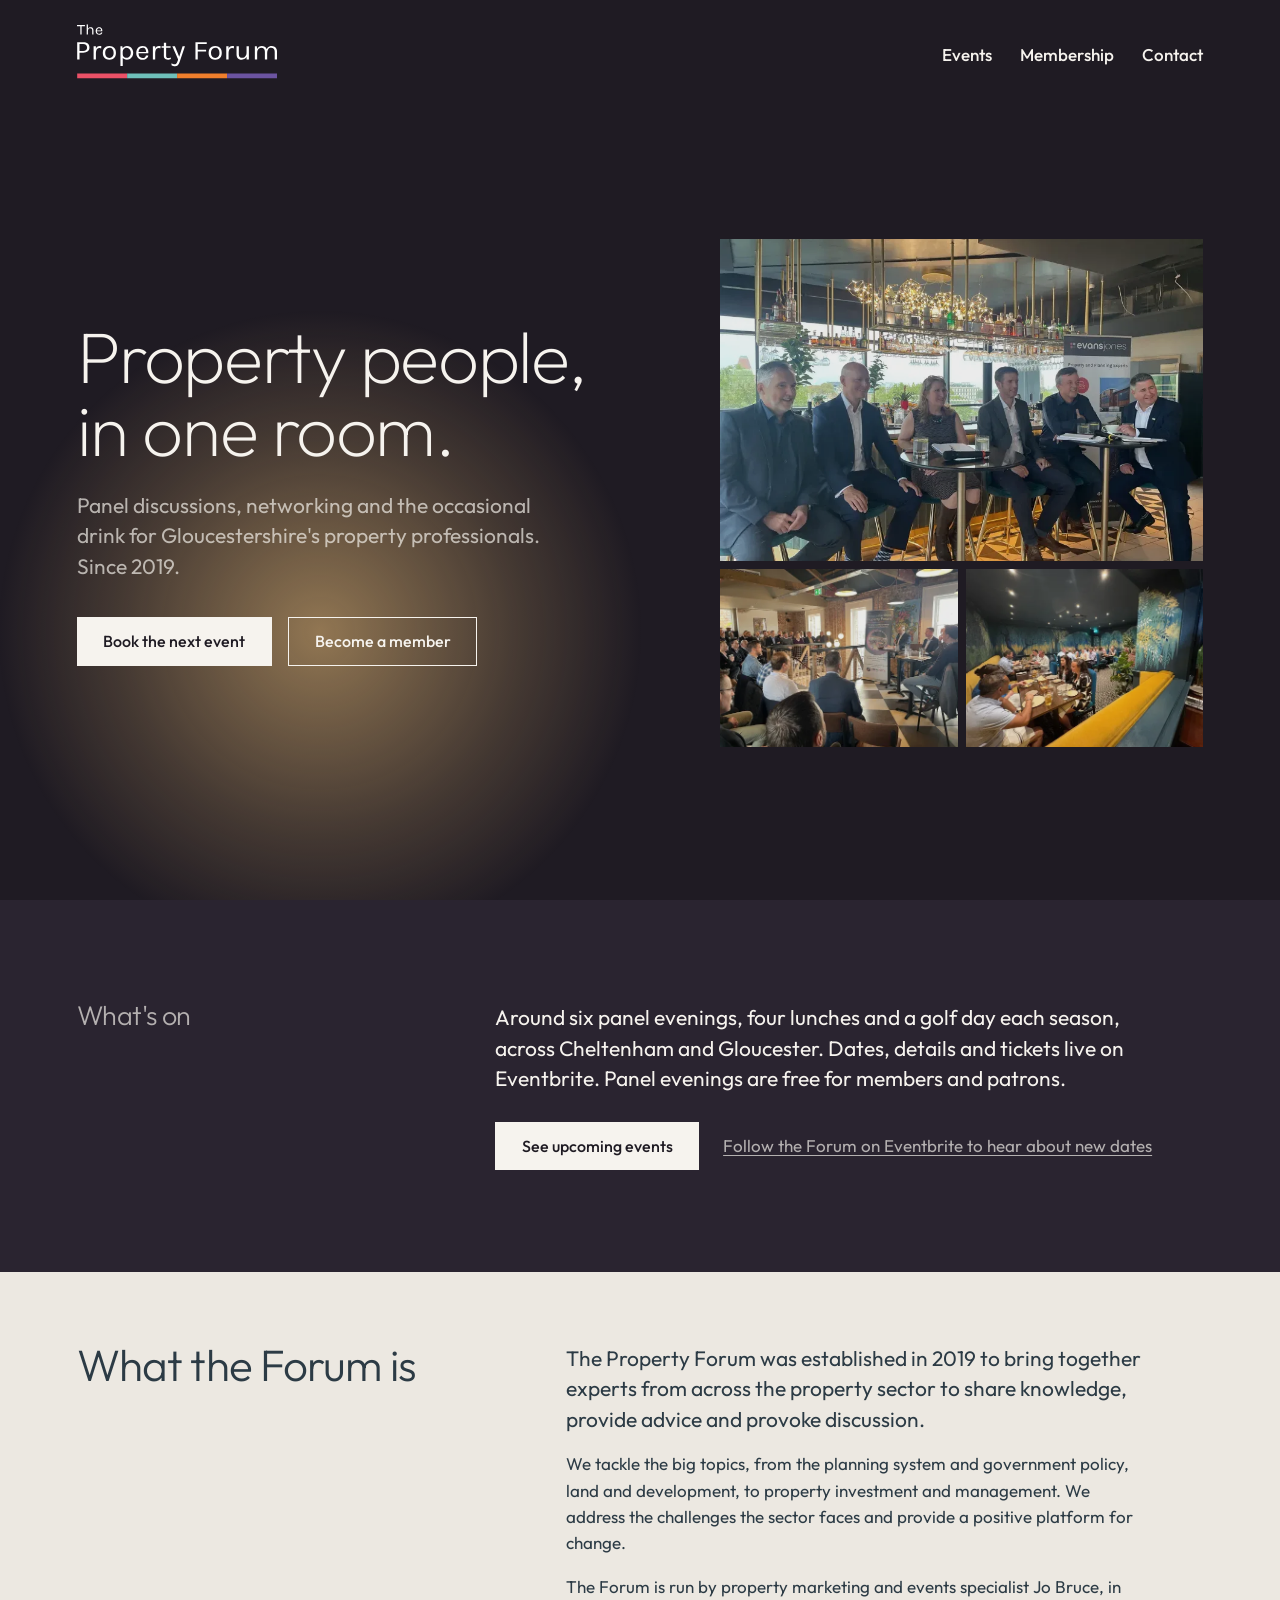
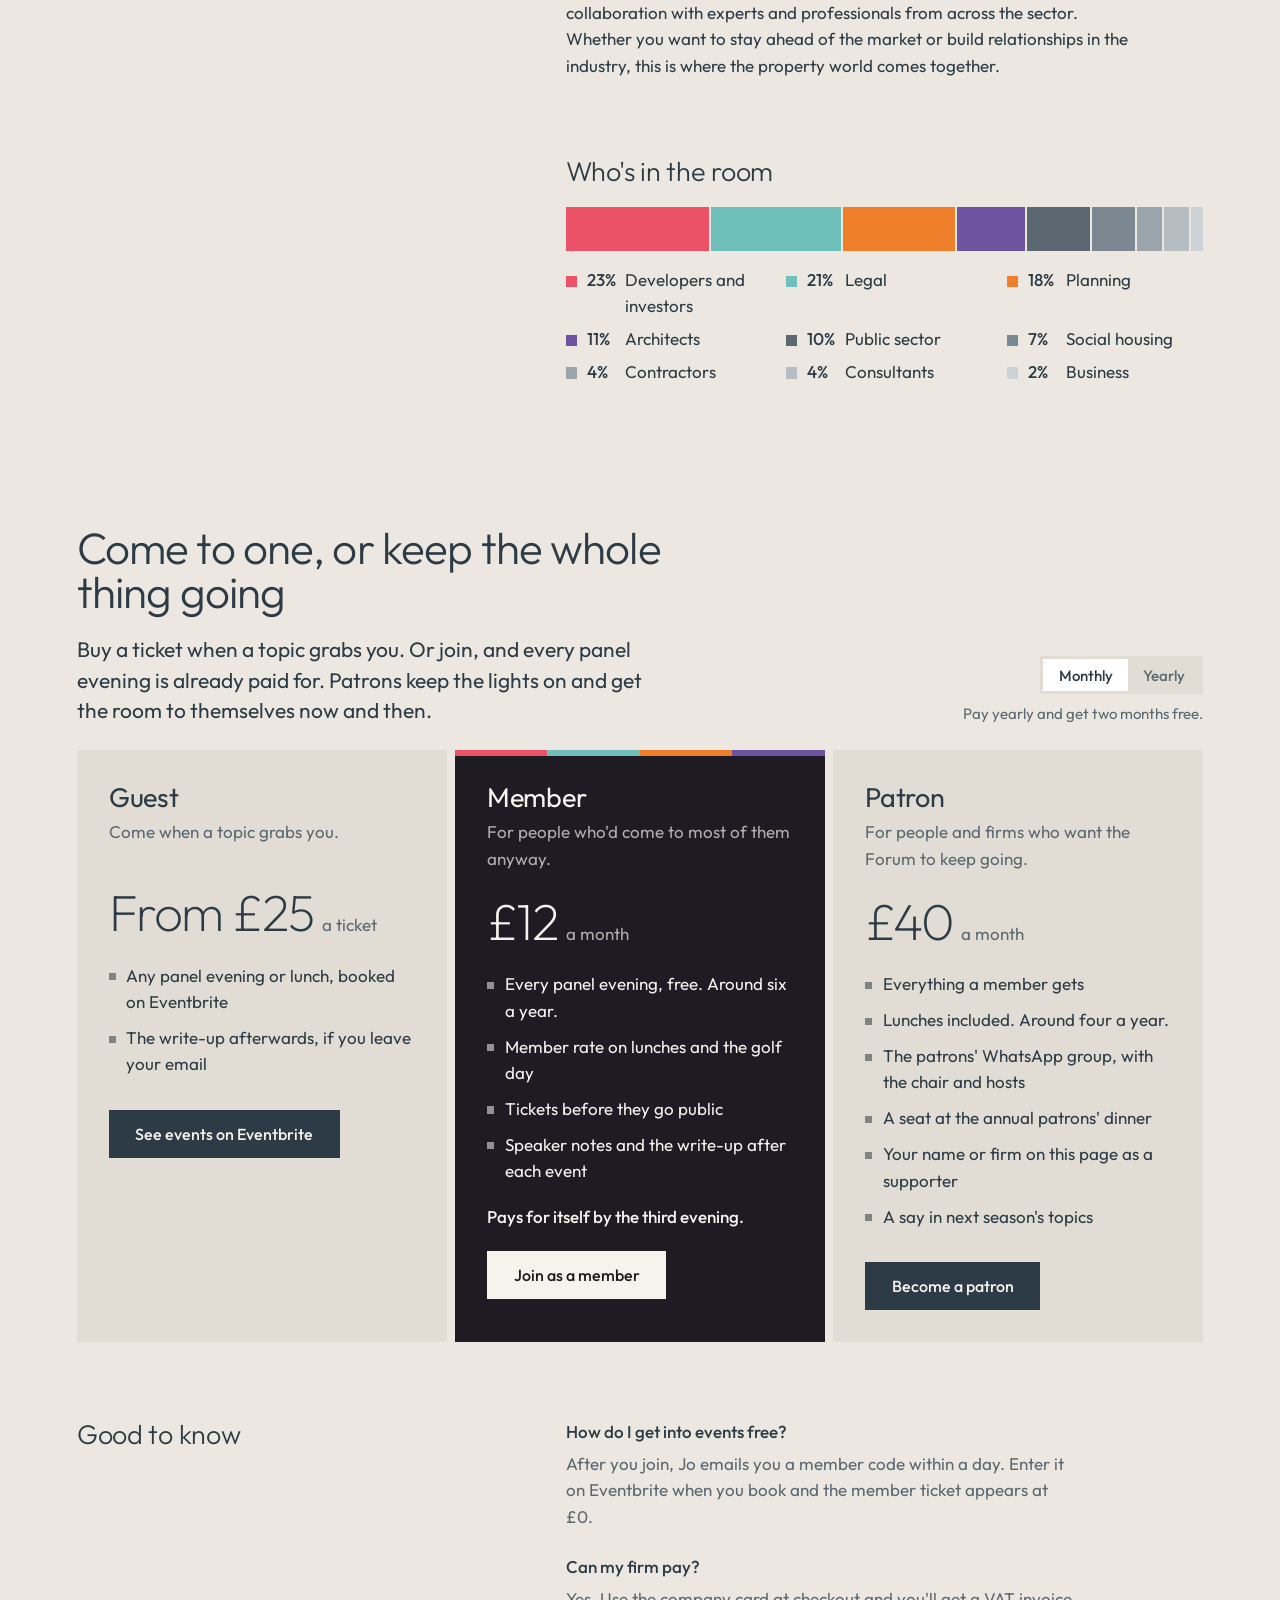
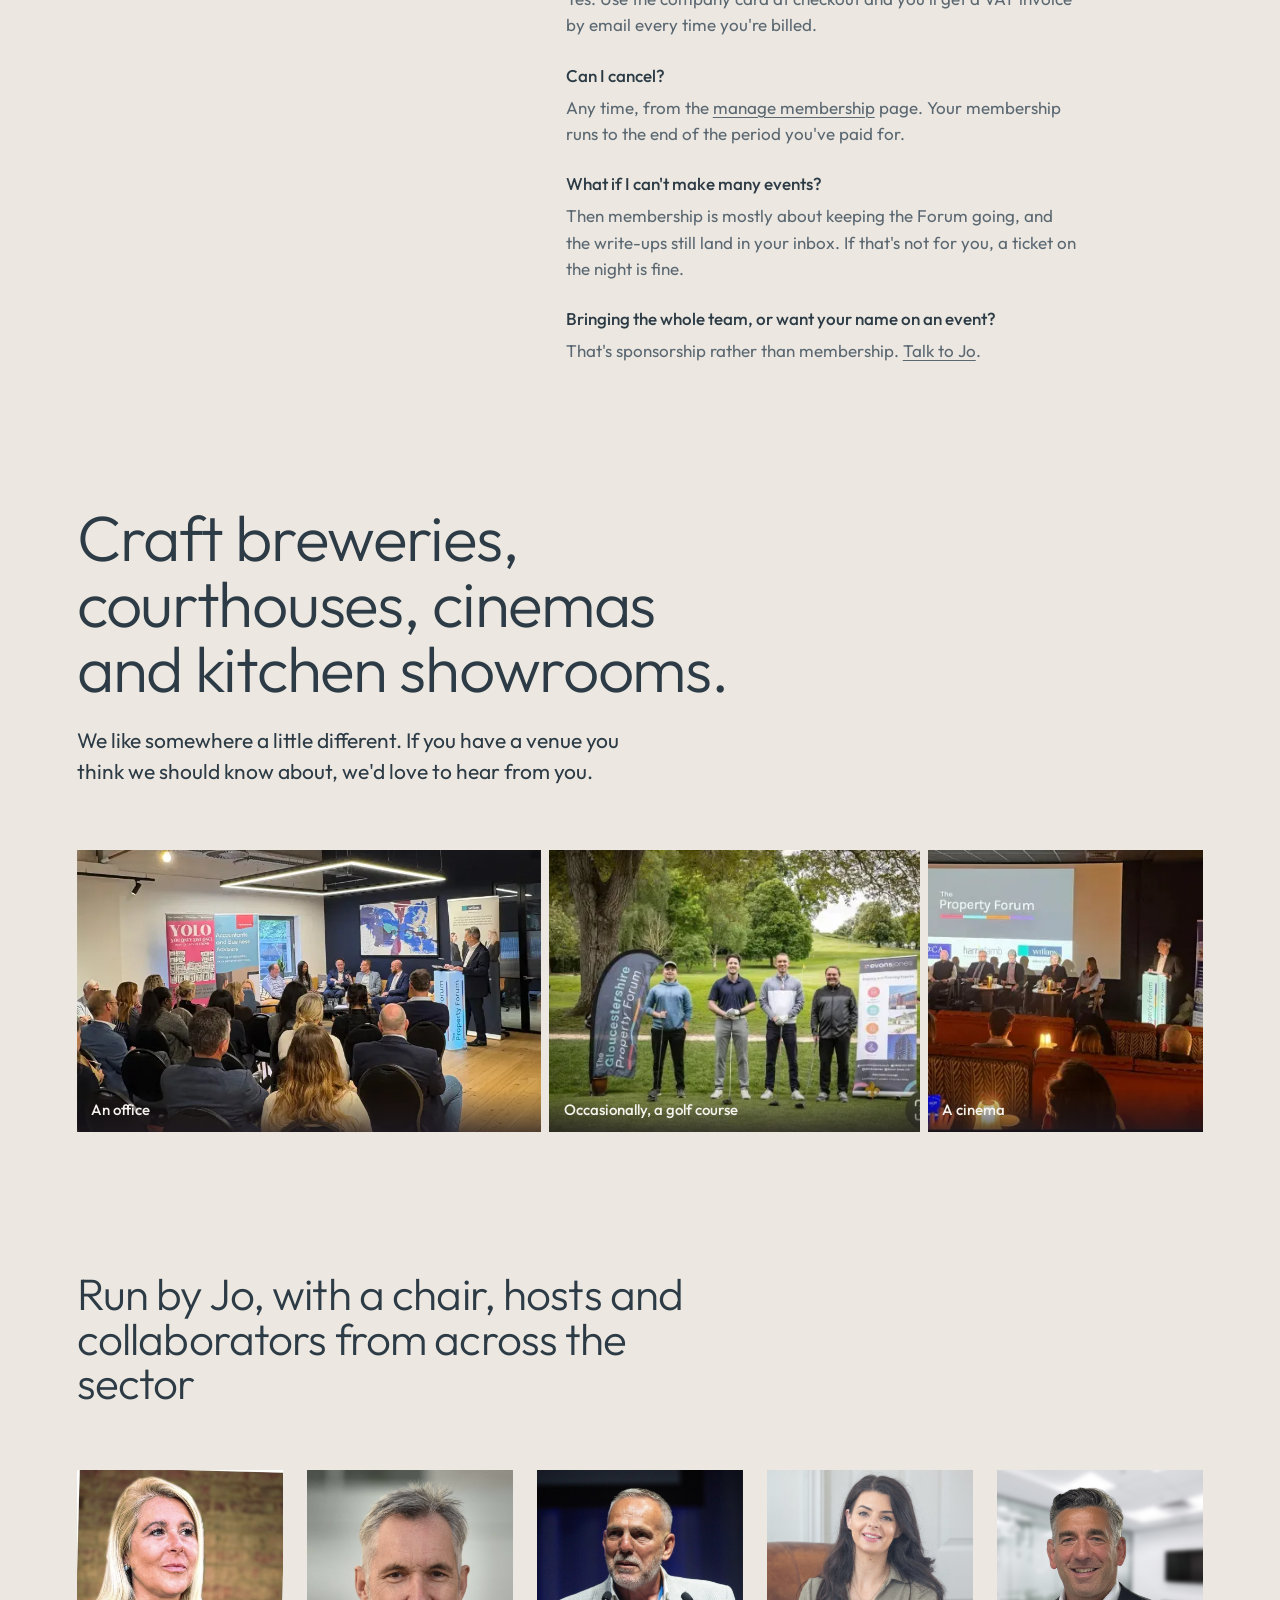
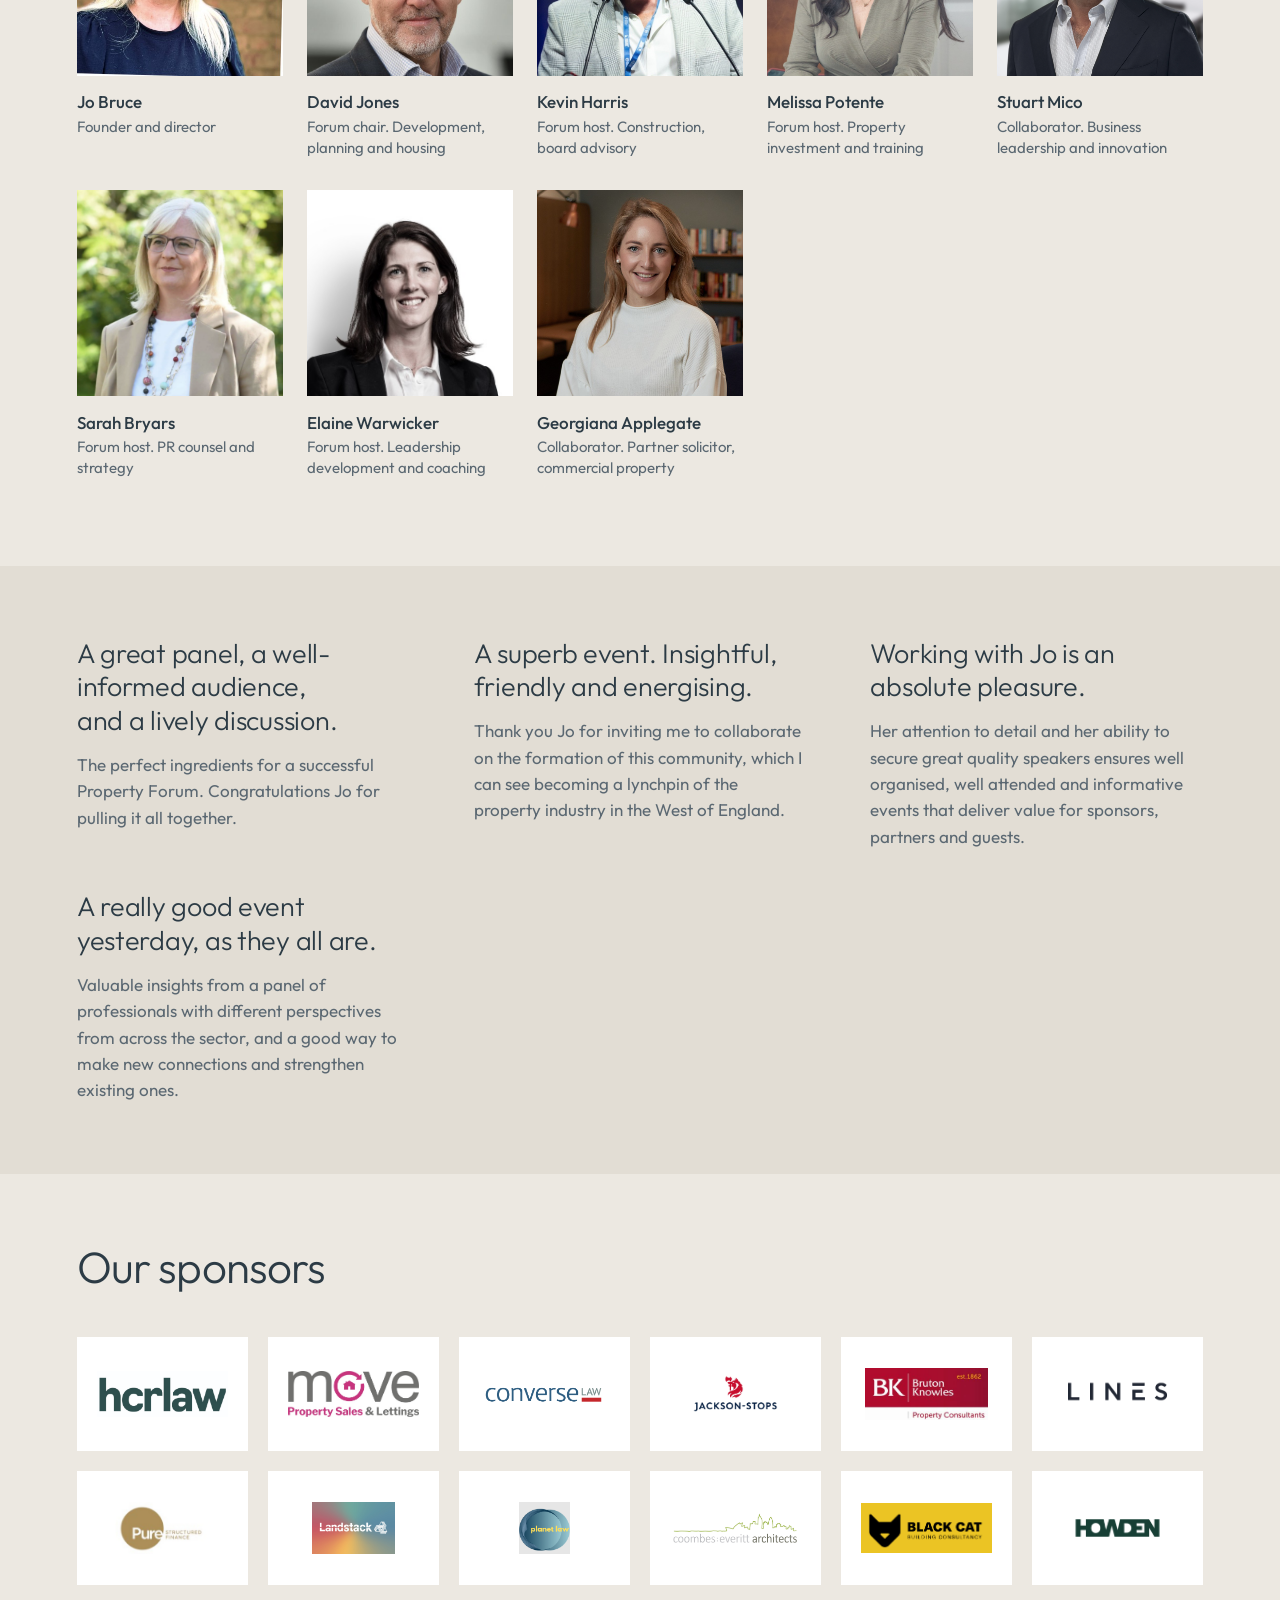
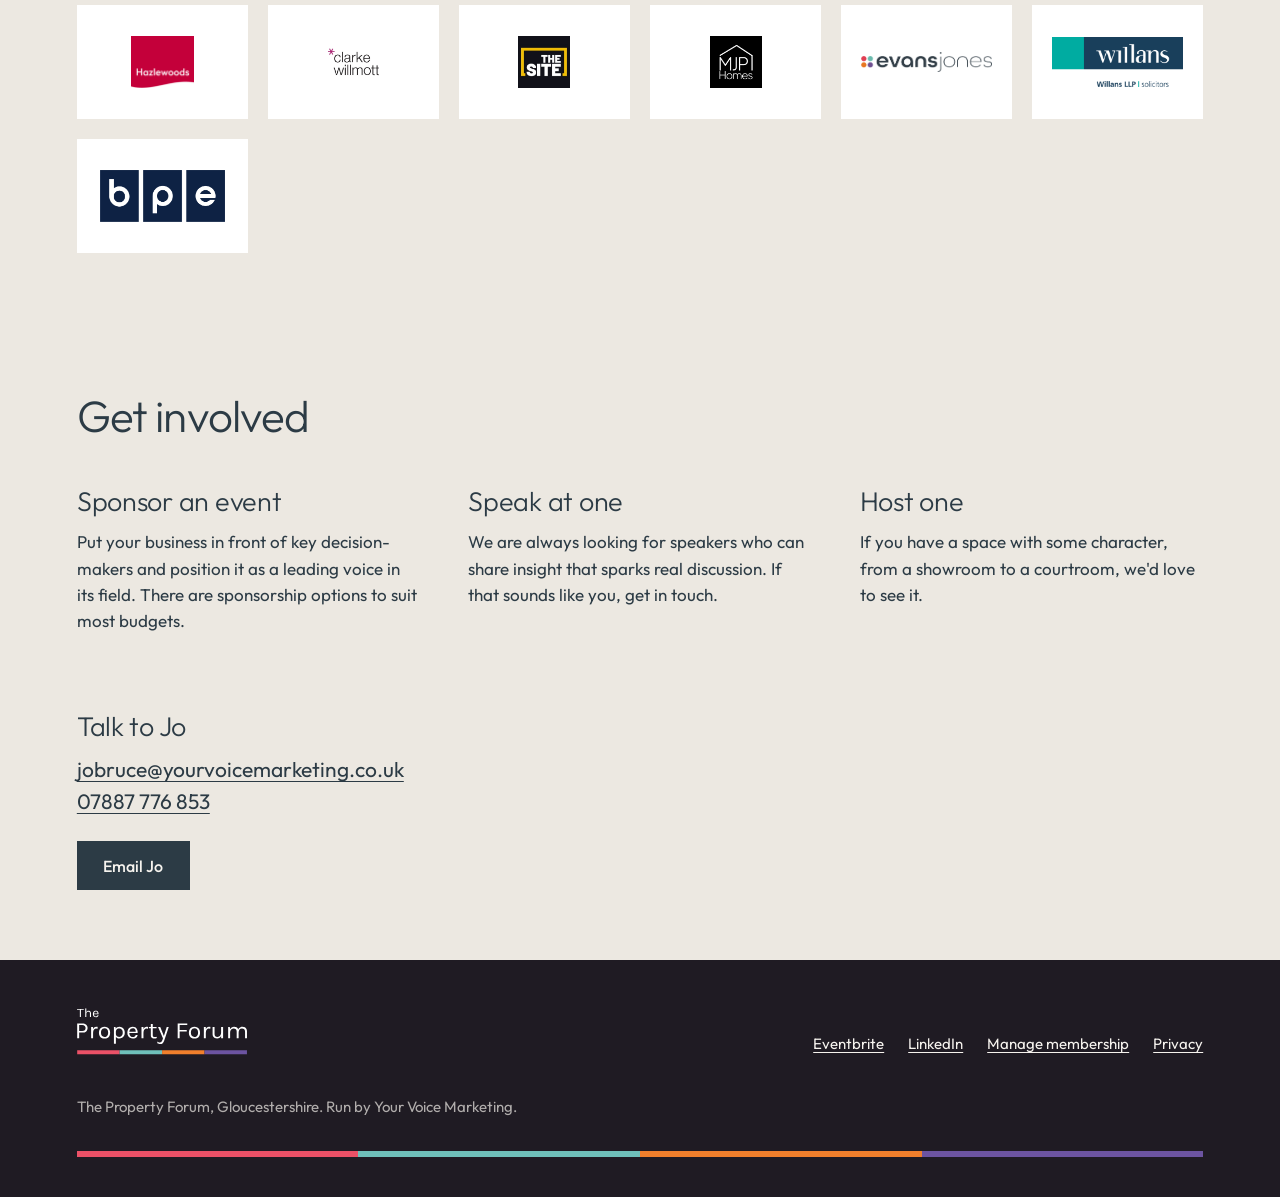
<file: index.html>
<!doctype html>
<html lang="en-GB">
<head>
  <meta charset="utf-8">
  <meta name="viewport" content="width=device-width, initial-scale=1">
  <title>The Property Forum</title>
  <meta name="description" content="Panel discussions and networking for property professionals in Gloucestershire. Buy a ticket, or join and every panel evening is included.">
  <meta property="og:title" content="The Property Forum">
  <meta property="og:description" content="Panel discussions and networking for property professionals in Gloucestershire. Buy a ticket, or join and every panel evening is included.">
  <meta property="og:image" content="https://chris-dane.github.io/property-forum/images/venues/rooftop-bar.webp">
  <meta name="theme-color" content="#1f1b23">
  <link rel="icon" href="images/favicon.png">
  <link rel="apple-touch-icon" href="images/webclip.png">
  <link rel="preload" href="fonts/Outfit-ExtraLight.woff" as="font" type="font/woff" crossorigin>
  <link rel="preload" href="fonts/Outfit-Regular.woff" as="font" type="font/woff" crossorigin>
  <link rel="stylesheet" href="css/style.css">
</head>
<body>

<!-- ============================================================
     ACT ONE: lights down
     ============================================================ -->

<header class="hero light">
  <nav class="nav wrap" aria-label="Main">
    <a href="./" aria-label="The Property Forum, home"><img class="logo" src="images/logo.svg" width="220" height="61" alt="The Property Forum"></a>
    <ul>
      <li><a href="#events">Events</a></li>
      <li><a href="#membership">Membership</a></li>
      <li><a href="#involved">Contact</a></li>
    </ul>
  </nav>

  <div class="hero-lamp" aria-hidden="true"></div>

  <div class="hero-grid wrap">
    <div class="hero-copy">
      <h1>Property people, in one room.</h1>
      <p class="lede">Panel discussions, networking and the occasional drink for Gloucestershire's property professionals. Since 2019.</p>
      <div class="actions">
        <a class="button solid" href="https://www.eventbrite.co.uk/" target="_blank" rel="noopener">Book the next event</a>
        <a class="button" href="#membership">Become a member</a>
      </div>
    </div>
    <div class="hero-photos" aria-hidden="true">
      <img src="images/venues/rooftop-bar-800.webp" srcset="images/venues/rooftop-bar-500.webp 500w, images/venues/rooftop-bar-800.webp 800w, images/venues/rooftop-bar-1080.webp 1080w, images/venues/rooftop-bar.webp 1500w" sizes="(max-width: 56rem) 100vw, 40vw" width="1500" height="1125" alt="" fetchpriority="high">
      <img src="images/venues/brewery-800.webp" srcset="images/venues/brewery-500.webp 500w, images/venues/brewery-800.webp 800w, images/venues/brewery-1080.webp 1080w" sizes="(max-width: 56rem) 50vw, 20vw" width="1500" height="1125" alt="">
      <img src="images/venues/restaurant-800.webp" srcset="images/venues/restaurant-500.webp 500w, images/venues/restaurant-800.webp 800w, images/venues/restaurant-1080.webp 1080w" sizes="(max-width: 56rem) 50vw, 20vw" width="1500" height="1125" alt="">
    </div>
  </div>
</header>

<!-- ============================================================
     WHAT'S ON. Deliberately has no dates: Eventbrite is the source
     of truth for events, so nothing here goes stale.
     ============================================================ -->
<section class="whatson light" id="events">
  <div class="wrap">
    <h2>What's on</h2>
    <div>
      <p class="lede">Around six panel evenings, four lunches and a golf day each season, across Cheltenham and Gloucester. Dates, details and tickets live on Eventbrite. Panel evenings are free for members and patrons.</p>
      <div class="actions">
        <a class="button solid" href="https://www.eventbrite.co.uk/" target="_blank" rel="noopener">See upcoming events</a>
        <a class="quiet" href="https://www.eventbrite.co.uk/" target="_blank" rel="noopener">Follow the Forum on Eventbrite to hear about new dates</a>
      </div>
    </div>
  </div>
</section>

<!-- ============================================================
     ACT TWO: lights up
     ============================================================ -->

<section class="up" id="about">
  <div class="wrap two">
    <h2>What the Forum is</h2>
    <div>
      <p class="lede">The Property Forum was established in 2019 to bring together experts from across the property sector to share knowledge, provide advice and provoke discussion.</p>
      <p>We tackle the big topics, from the planning system and government policy, land and development, to property investment and management. We address the challenges the sector faces and provide a positive platform for change.</p>
      <p>The Forum is run by property marketing and events specialist Jo Bruce, in collaboration with experts and professionals from across the sector. Whether you want to stay ahead of the market or build relationships in the industry, this is where the property world comes together.</p>

      <div class="room">
        <h3>Who's in the room</h3>
        <div class="bar" role="img" aria-label="Audience by profession: developers and investors 23%, legal 21%, planning 18%, architects 11%, public sector 10%, social housing 7%, contractors 4%, consultants 4%, business 2%.">
          <span class="seg-1" style="width:23%"></span>
          <span class="seg-2" style="width:21%"></span>
          <span class="seg-3" style="width:18%"></span>
          <span class="seg-4" style="width:11%"></span>
          <span class="seg-5" style="width:10%"></span>
          <span class="seg-6" style="width:7%"></span>
          <span class="seg-7" style="width:4%"></span>
          <span class="seg-8" style="width:4%"></span>
          <span class="seg-9" style="width:2%"></span>
        </div>
        <ul class="legend" aria-hidden="true">
          <li class="seg-1"><i></i><b>23%</b> Developers and investors</li>
          <li class="seg-2"><i></i><b>21%</b> Legal</li>
          <li class="seg-3"><i></i><b>18%</b> Planning</li>
          <li class="seg-4"><i></i><b>11%</b> Architects</li>
          <li class="seg-5"><i></i><b>10%</b> Public sector</li>
          <li class="seg-6"><i></i><b>7%</b> Social housing</li>
          <li class="seg-7"><i></i><b>4%</b> Contractors</li>
          <li class="seg-8"><i></i><b>4%</b> Consultants</li>
          <li class="seg-9"><i></i><b>2%</b> Business</li>
        </ul>
      </div>
    </div>
  </div>
</section>

<!-- ============================================================
     MEMBERSHIP. Prices and the included-event counts are placeholders.
     The buttons point at Stripe Payment Links; replace the
     PAYMENT_LINK_* URLs once the products exist in Stripe.
     ============================================================ -->
<section class="up membership" id="membership">
  <div class="wrap">
    <h2>Come to one, or keep the whole thing going</h2>
    <input type="radio" name="billing" id="bill-month" class="billing-input" checked>
    <input type="radio" name="billing" id="bill-year" class="billing-input">
    <div class="plans-intro">
      <p class="lede">Buy a ticket when a topic grabs you. Or join, and every panel evening is already paid for. Patrons keep the lights on and get the room to themselves now and then.</p>
      <div class="billing-wrap">
        <div class="billing" role="group" aria-label="Billing period">
          <label for="bill-month">Monthly</label>
          <label for="bill-year">Yearly</label>
        </div>
        <p class="billing-note">Pay yearly and get two months free.</p>
      </div>
    </div>

    <div class="plans">
      <article class="plan">
        <h3>Guest</h3>
        <p class="who">Come when a topic grabs you.</p>
        <p class="price"><span class="amount">From £25</span><span class="per">a ticket</span></p>
        <ul>
          <li>Any panel evening or lunch, booked on Eventbrite</li>
          <li>The write-up afterwards, if you leave your email</li>
        </ul>
        <a class="button dark" href="https://www.eventbrite.co.uk/" target="_blank" rel="noopener">See events on Eventbrite</a>
      </article>

      <article class="plan featured">
        <h3>Member</h3>
        <p class="who">For people who'd come to most of them anyway.</p>
        <p class="price">
          <span class="amount monthly">£12</span><span class="per monthly">a month</span>
          <span class="amount yearly">£120</span><span class="per yearly">a year</span>
        </p>
        <ul>
          <li>Every panel evening, free. Around six a year.</li>
          <li>Member rate on lunches and the golf day</li>
          <li>Tickets before they go public</li>
          <li>Speaker notes and the write-up after each event</li>
        </ul>
        <p class="note">Pays for itself by the third evening.</p>
        <a class="button solid monthly" href="PAYMENT_LINK_MEMBER_MONTHLY">Join as a member</a>
        <a class="button solid yearly" href="PAYMENT_LINK_MEMBER_YEARLY">Join as a member</a>
      </article>

      <article class="plan">
        <h3>Patron</h3>
        <p class="who">For people and firms who want the Forum to keep going.</p>
        <p class="price">
          <span class="amount monthly">£40</span><span class="per monthly">a month</span>
          <span class="amount yearly">£400</span><span class="per yearly">a year</span>
        </p>
        <ul>
          <li>Everything a member gets</li>
          <li>Lunches included. Around four a year.</li>
          <li>The patrons' WhatsApp group, with the chair and hosts</li>
          <li>A seat at the annual patrons' dinner</li>
          <li>Your name or firm on this page as a supporter</li>
          <li>A say in next season's topics</li>
        </ul>
        <a class="button dark monthly" href="PAYMENT_LINK_PATRON_MONTHLY">Become a patron</a>
        <a class="button dark yearly" href="PAYMENT_LINK_PATRON_YEARLY">Become a patron</a>
      </article>
    </div>

    <div class="know">
      <h3>Good to know</h3>
      <dl class="faq">
        <div><dt>How do I get into events free?</dt>
        <dd>After you join, Jo emails you a member code within a day. Enter it on Eventbrite when you book and the member ticket appears at £0.</dd></div>
        <div><dt>Can my firm pay?</dt>
        <dd>Yes. Use the company card at checkout and you'll get a VAT invoice by email every time you're billed.</dd></div>
        <div><dt>Can I cancel?</dt>
        <dd>Any time, from the <a href="STRIPE_CUSTOMER_PORTAL_LINK">manage membership</a> page. Your membership runs to the end of the period you've paid for.</dd></div>
        <div><dt>What if I can't make many events?</dt>
        <dd>Then membership is mostly about keeping the Forum going, and the write-ups still land in your inbox. If that's not for you, a ticket on the night is fine.</dd></div>
        <div><dt>Bringing the whole team, or want your name on an event?</dt>
        <dd>That's sponsorship rather than membership. <a href="#involved">Talk to Jo</a>.</dd></div>
      </dl>
    </div>
  </div>
</section>

<section class="up venues">
  <div class="wrap">
    <h2>Craft breweries, courthouses, cinemas and kitchen showrooms.</h2>
    <p class="lede">We like somewhere a little different. If you have a venue you think we should know about, we'd love to hear from you.</p>
    <div class="venue-band">
      <figure>
        <img src="images/venues/office.webp" srcset="images/venues/office-500.webp 500w, images/venues/office-800.webp 800w, images/venues/office-1080.webp 1080w, images/venues/office.webp 1500w" sizes="(max-width: 56rem) 100vw, 42vw" alt="An audience in an office with a large abstract painting behind the panel" loading="lazy">
        <figcaption>An office</figcaption>
      </figure>
      <figure>
        <img src="images/venues/golf.webp" srcset="images/venues/golf-500.webp 500w, images/venues/golf-800.webp 800w, images/venues/golf-1080.webp 1080w, images/venues/golf.webp 1179w" sizes="(max-width: 56rem) 50vw, 34vw" alt="Four golfers beside a Gloucestershire Property Forum flag on a tee" loading="lazy">
        <figcaption>Occasionally, a golf course</figcaption>
      </figure>
      <figure>
        <img src="images/venues/cinema.webp" srcset="images/venues/cinema-500.webp 500w, images/venues/cinema-800.webp 800w, images/venues/cinema-1080.webp 1080w, images/venues/cinema.webp 1500w" sizes="(max-width: 56rem) 50vw, 25vw" alt="A panel on stage in a small cinema, the audience in velvet seats with table lamps" loading="lazy">
        <figcaption>A cinema</figcaption>
      </figure>
    </div>
  </div>
</section>

<section class="up">
  <div class="wrap">
    <h2>Run by Jo, with a chair, hosts and collaborators from across the sector</h2>
    <ul class="people">
      <li><a href="https://www.linkedin.com/in/jo-bruce/" target="_blank" rel="noopener"><img src="images/team/jo-bruce.jpg" alt="" loading="lazy" width="400" height="400"><div class="name">Jo Bruce</div><div class="role">Founder and director</div></a></li>
      <li><a href="https://www.evansjones.co.uk/company/team/david-jones.php" target="_blank" rel="noopener"><img src="images/team/david-jones.jpg" alt="" loading="lazy" width="400" height="400"><div class="name">David Jones</div><div class="role">Forum chair. Development, planning and housing</div></a></li>
      <li><img src="images/team/kevin-harris.jpg" alt="" loading="lazy" width="400" height="400"><div class="name">Kevin Harris</div><div class="role">Forum host. Construction, board advisory</div></li>
      <li><img src="images/team/melissa-potente.jpg" alt="" loading="lazy" width="400" height="400"><div class="name">Melissa Potente</div><div class="role">Forum host. Property investment and training</div></li>
      <li><img src="images/team/stuart-mico.png" alt="" loading="lazy" width="400" height="400"><div class="name">Stuart Mico</div><div class="role">Collaborator. Business leadership and innovation</div></li>
      <li><img src="images/team/sarah-bryars.png" alt="" loading="lazy" width="400" height="400"><div class="name">Sarah Bryars</div><div class="role">Forum host. PR counsel and strategy</div></li>
      <li><img src="images/team/elaine-warwicker.jpg" alt="" loading="lazy" width="400" height="400"><div class="name">Elaine Warwicker</div><div class="role">Forum host. Leadership development and coaching</div></li>
      <li><img src="images/team/georgiana-applegate.jpg" alt="" loading="lazy" width="400" height="400"><div class="name">Georgiana Applegate</div><div class="role">Collaborator. Partner solicitor, commercial property</div></li>
    </ul>
  </div>
</section>

<section class="up voices">
  <div class="wrap">
    <ul class="quotes">
      <li><blockquote><p class="q">A great panel, a well-informed audience, and a lively discussion.</p><p class="d">The perfect ingredients for a successful Property Forum. Congratulations Jo for pulling it all together.</p></blockquote></li>
      <li><blockquote><p class="q">A superb event. Insightful, friendly and energising.</p><p class="d">Thank you Jo for inviting me to collaborate on the formation of this community, which I can see becoming a lynchpin of the property industry in the West of England.</p></blockquote></li>
      <li><blockquote><p class="q">Working with Jo is an absolute pleasure.</p><p class="d">Her attention to detail and her ability to secure great quality speakers ensures well organised, well attended and informative events that deliver value for sponsors, partners and guests.</p></blockquote></li>
      <li><blockquote><p class="q">A really good event yesterday, as they all are.</p><p class="d">Valuable insights from a panel of professionals with different perspectives from across the sector, and a good way to make new connections and strengthen existing ones.</p></blockquote></li>
    </ul>
  </div>
</section>

<section class="up">
  <div class="wrap">
    <h2>Our sponsors</h2>
    <ul class="logos">
      <li><img src="images/sponsors/hcr.png" alt="HCR Law" loading="lazy"></li>
      <li><img src="images/sponsors/move.jpg" alt="Move" loading="lazy"></li>
      <li><img src="images/sponsors/converse.jpg" alt="Converse" loading="lazy"></li>
      <li><img src="images/sponsors/jackson-stops.jpg" alt="Jackson-Stops" loading="lazy"></li>
      <li><img src="images/sponsors/bruton-knowles.jpg" alt="Bruton Knowles" loading="lazy"></li>
      <li><img src="images/sponsors/lines.png" alt="Lines Group" loading="lazy"></li>
      <li><img src="images/sponsors/pure.jpg" alt="Pure" loading="lazy"></li>
      <li><img src="images/sponsors/landstack.jpg" alt="Landstack" loading="lazy"></li>
      <li><img src="images/sponsors/planet-law.png" alt="Planet Law" loading="lazy"></li>
      <li><img src="images/sponsors/ce.jpg" alt="CE" loading="lazy"></li>
      <li><img src="images/sponsors/black-cat.png" alt="Black Cat" loading="lazy"></li>
      <li><img src="images/sponsors/howden.png" alt="Howden" loading="lazy"></li>
      <li><img src="images/sponsors/hazlewoods.png" alt="Hazlewoods" loading="lazy"></li>
      <li><img src="images/sponsors/clarke-willmott.jpg" alt="Clarke Willmott" loading="lazy"></li>
      <li><img src="images/sponsors/the-site-cheltenham.jpg" alt="The Site Cheltenham" loading="lazy"></li>
      <li><img src="images/sponsors/mjp-homes.jpg" alt="MJP Homes" loading="lazy"></li>
      <li><img src="images/sponsors/evans-jones.png" alt="Evans Jones" loading="lazy"></li>
      <li><img src="images/sponsors/willans.png" alt="Willans" loading="lazy"></li>
      <li><img src="images/sponsors/bpe.png" alt="BPE Solicitors" loading="lazy"></li>
    </ul>
  </div>
</section>

<section class="up" id="involved">
  <div class="wrap">
    <h2>Get involved</h2>
    <div class="ways">
      <div>
        <h3>Sponsor an event</h3>
        <p>Put your business in front of key decision-makers and position it as a leading voice in its field. There are sponsorship options to suit most budgets.</p>
      </div>
      <div>
        <h3>Speak at one</h3>
        <p>We are always looking for speakers who can share insight that sparks real discussion. If that sounds like you, get in touch.</p>
      </div>
      <div>
        <h3>Host one</h3>
        <p>If you have a space with some character, from a showroom to a courtroom, we'd love to see it.</p>
      </div>
    </div>
    <div class="contact">
      <h3>Talk to Jo</h3>
      <address>
        <a href="mailto:jobruce@yourvoicemarketing.co.uk">jobruce@yourvoicemarketing.co.uk</a><br>
        <a href="tel:+447887776853">07887 776 853</a>
      </address>
      <div class="actions"><a class="button dark" href="mailto:jobruce@yourvoicemarketing.co.uk?subject=The%20Property%20Forum">Email Jo</a></div>
    </div>
  </div>
</section>

<footer class="light">
  <div class="wrap">
    <div class="row">
      <img class="logo" src="images/logo.svg" width="220" height="61" alt="The Property Forum">
      <ul>
        <li><a href="https://www.eventbrite.co.uk/" target="_blank" rel="noopener">Eventbrite</a></li>
        <li><a href="https://www.linkedin.com/in/jo-bruce/" target="_blank" rel="noopener">LinkedIn</a></li>
        <li><a href="STRIPE_CUSTOMER_PORTAL_LINK">Manage membership</a></li>
        <li><a href="privacy/">Privacy</a></li>
      </ul>
    </div>
    <p>The Property Forum, Gloucestershire. Run by Your Voice Marketing.</p>
  </div>
  <div class="wrap" style="margin-top:2rem"><div class="stripe" aria-hidden="true"><span></span><span></span><span></span><span></span></div></div>
</footer>

</body>
</html>
</file>
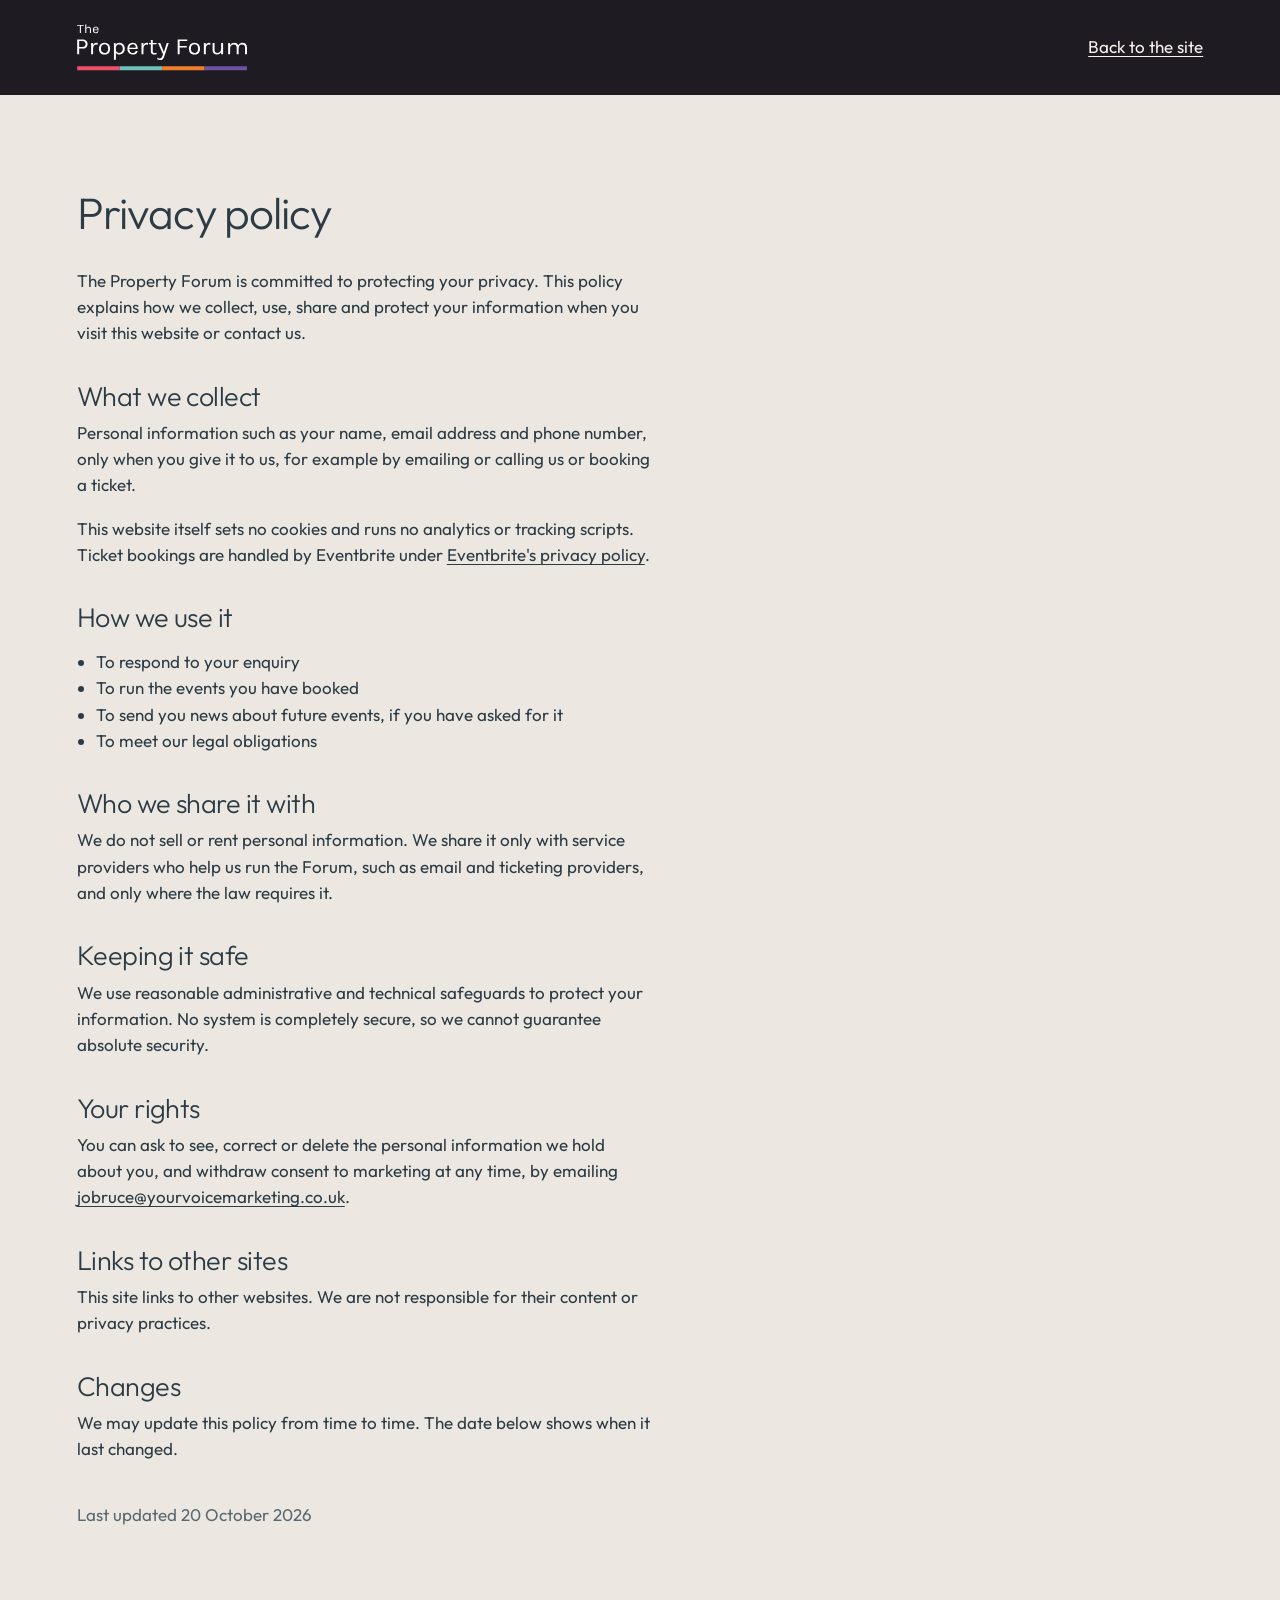
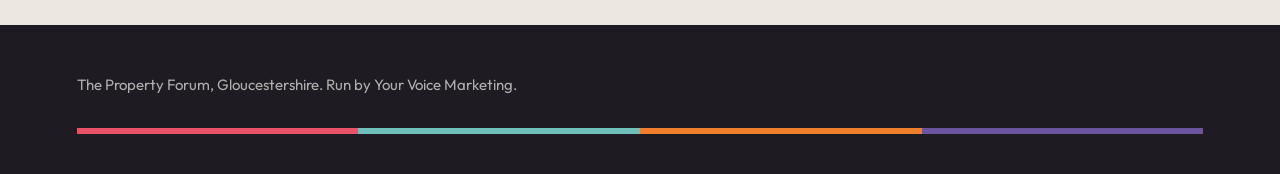
<file: privacy/index.html>
<!doctype html>
<html lang="en-GB">
<head>
  <meta charset="utf-8">
  <meta name="viewport" content="width=device-width, initial-scale=1">
  <title>Privacy policy | The Property Forum</title>
  <meta name="description" content="How The Property Forum collects and uses personal information.">
  <meta name="theme-color" content="#1f1b23">
  <link rel="icon" href="../images/favicon.png">
  <link rel="stylesheet" href="../css/style.css">
</head>
<body>

<header class="light">
  <div class="wrap topbar">
    <a href="../" aria-label="The Property Forum, home"><img class="logo" src="../images/logo.svg" width="220" height="61" alt="The Property Forum"></a>
    <a href="../">Back to the site</a>
  </div>
</header>

<main class="wrap prose">
  <h1>Privacy policy</h1>
  <p>The Property Forum is committed to protecting your privacy. This policy explains how we collect, use, share and protect your information when you visit this website or contact us.</p>

  <h2>What we collect</h2>
  <p>Personal information such as your name, email address and phone number, only when you give it to us, for example by emailing or calling us or booking a ticket.</p>
  <p>This website itself sets no cookies and runs no analytics or tracking scripts. Ticket bookings are handled by Eventbrite under <a href="https://www.eventbrite.com/privacypolicy" target="_blank" rel="noopener">Eventbrite's privacy policy</a>.</p>

  <h2>How we use it</h2>
  <ul>
    <li>To respond to your enquiry</li>
    <li>To run the events you have booked</li>
    <li>To send you news about future events, if you have asked for it</li>
    <li>To meet our legal obligations</li>
  </ul>

  <h2>Who we share it with</h2>
  <p>We do not sell or rent personal information. We share it only with service providers who help us run the Forum, such as email and ticketing providers, and only where the law requires it.</p>

  <h2>Keeping it safe</h2>
  <p>We use reasonable administrative and technical safeguards to protect your information. No system is completely secure, so we cannot guarantee absolute security.</p>

  <h2>Your rights</h2>
  <p>You can ask to see, correct or delete the personal information we hold about you, and withdraw consent to marketing at any time, by emailing <a href="mailto:jobruce@yourvoicemarketing.co.uk">jobruce@yourvoicemarketing.co.uk</a>.</p>

  <h2>Links to other sites</h2>
  <p>This site links to other websites. We are not responsible for their content or privacy practices.</p>

  <h2>Changes</h2>
  <p>We may update this policy from time to time. The date below shows when it last changed.</p>

  <p class="meta">Last updated 20 October 2026</p>
</main>

<footer class="light">
  <div class="wrap">
    <p>The Property Forum, Gloucestershire. Run by Your Voice Marketing.</p>
  </div>
  <div class="wrap" style="margin-top:2rem"><div class="stripe" aria-hidden="true"><span></span><span></span><span></span><span></span></div></div>
</footer>

</body>
</html>
</file>
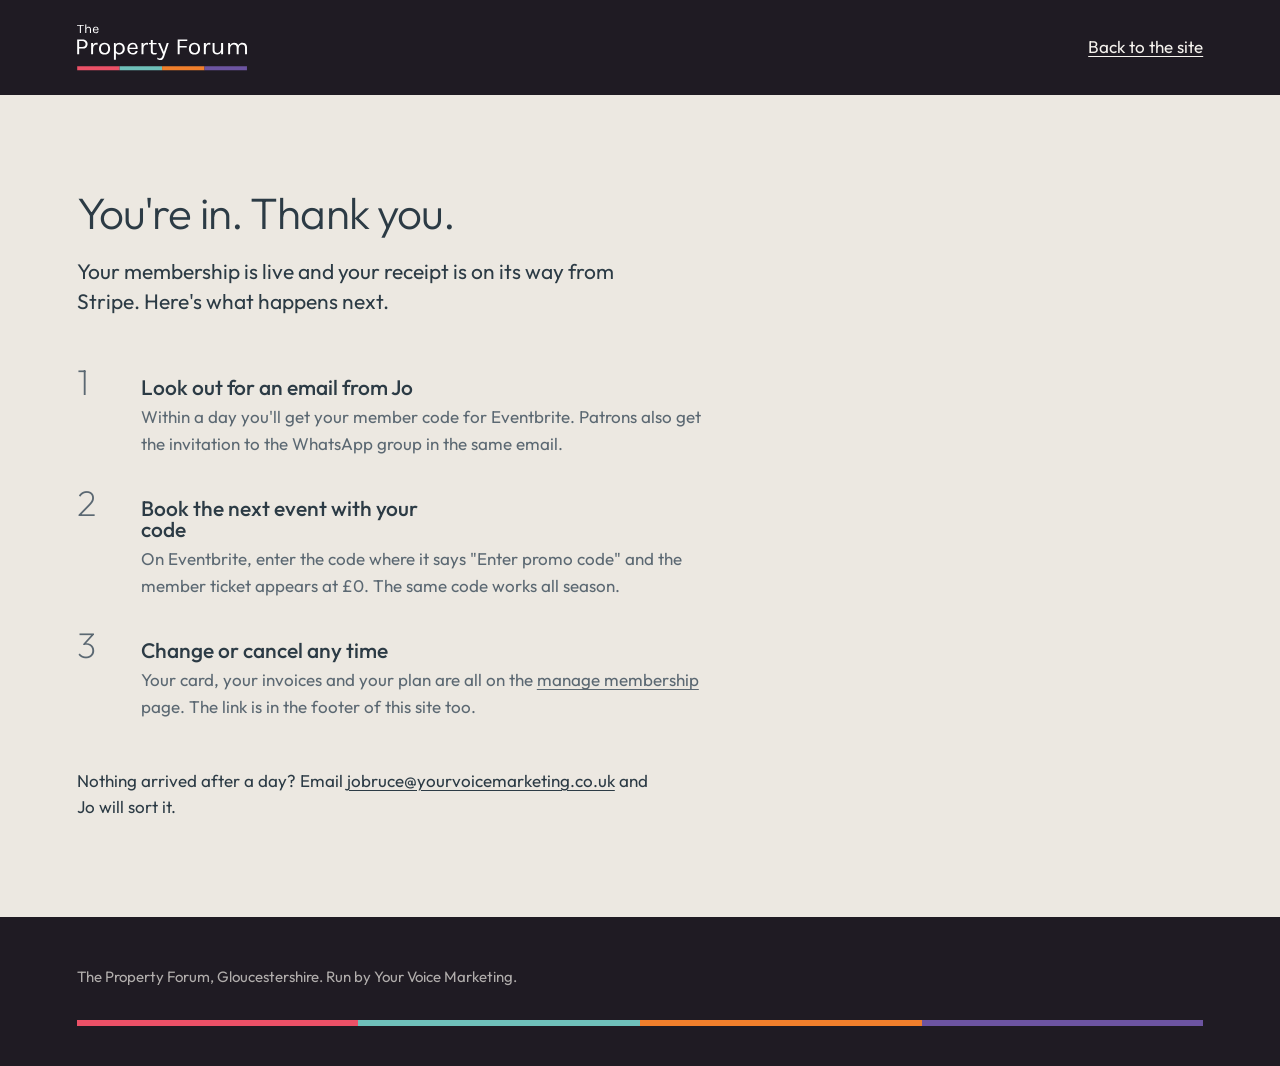
<file: welcome/index.html>
<!doctype html>
<html lang="en-GB">
<head>
  <meta charset="utf-8">
  <meta name="viewport" content="width=device-width, initial-scale=1">
  <title>You're in | The Property Forum</title>
  <meta name="robots" content="noindex">
  <meta name="theme-color" content="#1f1b23">
  <link rel="icon" href="../images/favicon.png">
  <link rel="stylesheet" href="../css/style.css">
</head>
<body>

<header class="light">
  <div class="wrap topbar">
    <a href="../" aria-label="The Property Forum, home"><img class="logo" src="../images/logo.svg" width="220" height="61" alt="The Property Forum"></a>
    <a href="../">Back to the site</a>
  </div>
</header>

<main class="wrap welcome">
  <h1>You're in. Thank you.</h1>
  <p class="lede">Your membership is live and your receipt is on its way from Stripe. Here's what happens next.</p>

  <ol class="steps">
    <li>
      <div>
        <h2>Look out for an email from Jo</h2>
        <p>Within a day you'll get your member code for Eventbrite. Patrons also get the invitation to the WhatsApp group in the same email.</p>
      </div>
    </li>
    <li>
      <div>
        <h2>Book the next event with your code</h2>
        <p>On Eventbrite, enter the code where it says "Enter promo code" and the member ticket appears at £0. The same code works all season.</p>
      </div>
    </li>
    <li>
      <div>
        <h2>Change or cancel any time</h2>
        <p>Your card, your invoices and your plan are all on the <a href="STRIPE_CUSTOMER_PORTAL_LINK">manage membership</a> page. The link is in the footer of this site too.</p>
      </div>
    </li>
  </ol>

  <p style="margin-top:3rem">Nothing arrived after a day? Email <a href="mailto:jobruce@yourvoicemarketing.co.uk">jobruce@yourvoicemarketing.co.uk</a> and Jo will sort it.</p>
</main>

<footer class="light">
  <div class="wrap">
    <p>The Property Forum, Gloucestershire. Run by Your Voice Marketing.</p>
  </div>
  <div class="wrap" style="margin-top:2rem"><div class="stripe" aria-hidden="true"><span></span><span></span><span></span><span></span></div></div>
</footer>

</body>
</html>
</file>
<file: css/style.css>
/* The Property Forum: brochure site
   One family (Outfit), two acts (lights down, lights up), one accent (the brand stripe). */

@font-face { font-family: "Outfit"; src: url("../fonts/Outfit-ExtraLight.woff") format("woff"); font-weight: 200; font-display: swap; }
@font-face { font-family: "Outfit"; src: url("../fonts/Outfit-Light.woff") format("woff"); font-weight: 300; font-display: swap; }
@font-face { font-family: "Outfit"; src: url("../fonts/Outfit-Regular.woff") format("woff"); font-weight: 400; font-display: swap; }
@font-face { font-family: "Outfit"; src: url("../fonts/Outfit-Medium.woff") format("woff"); font-weight: 500; font-display: swap; }

:root {
  --auditorium: #1f1b23;
  --auditorium-2: #2a2430;
  --lamp: #f0c27a;
  --screen: #ece8e1;
  --screen-2: #e2ddd4;
  --slate: #2c3b45;
  --slate-soft: #5b6872;
  --chalk: #f6f3ee;
  --chalk-soft: rgba(246, 243, 238, 0.68);
  --coral: #eb5167;
  --teal: #6fc0ba;
  --orange: #f07f2c;
  --purple: #6c54a1;

  --font: "Outfit", "Helvetica Neue", Arial, sans-serif;
  --text: 1.0625rem;      /* 17px */
  --text-lg: 1.3125rem;   /* 21px */
  --h3: 1.6875rem;        /* 27px */
  --h2: clamp(2rem, 3.4vw, 3rem);
  --display: clamp(2.75rem, 5.6vw, 5.25rem);

  --gutter: clamp(1.25rem, 6vw, 7.5rem);
  --measure: 36rem;
}

*, *::before, *::after { box-sizing: border-box; }
html { -webkit-text-size-adjust: 100%; scroll-behavior: smooth; }
@media (prefers-reduced-motion: reduce) { html { scroll-behavior: auto; } }

body {
  margin: 0;
  font-family: var(--font);
  font-size: var(--text);
  line-height: 1.55;
  color: var(--slate);
  background: var(--screen);
  -webkit-font-smoothing: antialiased;
}

img { display: block; max-width: 100%; height: auto; }
a { color: inherit; text-decoration-thickness: 1px; text-underline-offset: 0.18em; }
a:hover { text-decoration-thickness: 2px; }
:focus-visible { outline: 3px solid var(--teal); outline-offset: 3px; }

h1, h2, h3, p { margin: 0; }
h1, h2 { font-weight: 300; letter-spacing: -0.02em; line-height: 1.02; }
h2 { font-size: var(--h2); max-width: 22ch; }
h3 { font-size: var(--h3); font-weight: 300; line-height: 1.15; letter-spacing: -0.01em; }
p { max-width: var(--measure); }
p + p { margin-top: 1em; }
.lede { font-size: var(--text-lg); line-height: 1.45; }

.wrap { padding-inline: var(--gutter); max-width: 90rem; margin-inline: auto; }

/* Buttons */
.button {
  display: inline-block;
  padding: 0.95em 1.6em;
  font-weight: 500;
  font-size: 1rem;
  line-height: 1;
  text-decoration: none;
  border: 1.5px solid currentColor;
  color: inherit;
  background: transparent;
  transition: background-color 150ms ease, color 150ms ease;
}
.button:hover { text-decoration: none; }
.button.solid { background: var(--chalk); color: var(--auditorium); border-color: var(--chalk); }
.button.solid:hover { background: #fff; }
.button.dark { background: var(--slate); color: var(--chalk); border-color: var(--slate); }
.button.dark:hover { background: #1f2c34; }
.light .button:not(.solid):hover { background: rgba(246, 243, 238, 0.1); }

/* The stripe: the brand's four colours, used for structure, not decoration */
.stripe { display: grid; grid-template-columns: repeat(4, 1fr); height: 6px; width: 100%; }
.stripe span:nth-child(1) { background: var(--coral); }
.stripe span:nth-child(2) { background: var(--teal); }
.stripe span:nth-child(3) { background: var(--orange); }
.stripe span:nth-child(4) { background: var(--purple); }

/* ---------- Act one: lights down ---------- */

.light { background: var(--auditorium); color: var(--chalk); }

/* Three shortcuts on a one-page site, not a menu. The nav sits in the flow at the
   top of the hero, so the hero's content centres in whatever space is left and
   nothing has to guess the nav's height. Links never wrap: on a phone the list
   moves to its own row under the logo instead. */
.nav {
  --logo-w: clamp(150px, 16vw, 200px);
  position: relative; z-index: 2; width: 100%;   /* auto side margins from .wrap would otherwise shrink it inside the hero grid */
  display: grid; grid-template-columns: auto 1fr; align-items: end; column-gap: 1.5rem;
  padding-block: 1.5rem;
}
.nav .logo { width: var(--logo-w); }
.nav ul { list-style: none; margin: 0; padding: 0; display: flex; justify-self: end; gap: 1.75rem; }
/* Sit the link text on the wordmark's baseline rather than the logo box's centre.
   The baseline is 21/61 of the logo's height above its bottom edge; the second term
   is the text's own descent below its baseline. */
.nav ul { padding-bottom: calc(var(--logo-w) * 0.0955 - 0.52rem); }
.nav a { display: inline-block; text-decoration: none; font-weight: 500; white-space: nowrap; }
.nav a:hover { text-decoration: underline; }

.hero {
  position: relative; isolation: isolate;
  min-height: 100svh;
  display: grid; grid-template-rows: auto 1fr;
  padding-bottom: clamp(3rem, 8vh, 5rem);
  overflow: hidden;
}
.hero-grid {
  width: 100%; align-self: center;
  padding-top: clamp(2rem, 6vh, 4rem);
  display: grid; gap: 3rem 4rem;
  grid-template-columns: minmax(0, 6fr) minmax(0, 5fr);
  align-items: center;
}
/* Three photos, stepped: one panel wide across the top, two rooms beneath */
.hero-photos {
  display: grid; gap: 0.5rem;
  grid-template-columns: repeat(2, minmax(0, 1fr));
  opacity: 0; animation: rise 900ms ease-out 500ms forwards;
}
.hero-photos img { width: 100%; height: 100%; object-fit: cover; filter: saturate(0.9) brightness(0.92); }
.hero-photos img:nth-child(1) { grid-column: 1 / -1; aspect-ratio: 3 / 2; object-position: 50% 35%; }
.hero-photos img:nth-child(2), .hero-photos img:nth-child(3) { aspect-ratio: 4 / 3; }
/* The table lamp: the one piece of motion on the page */
.hero-lamp {
  position: absolute; z-index: -1; pointer-events: none;
  left: -10vw; bottom: -20vh; width: 70vw; height: 70vw; max-width: 900px; max-height: 900px;
  background: radial-gradient(closest-side, rgba(240, 194, 122, 0.55), rgba(240, 194, 122, 0.18) 45%, rgba(240, 194, 122, 0) 72%);
  opacity: 0; transform: scale(0.85);
  animation: lamp 1600ms cubic-bezier(0.2, 0.7, 0.2, 1) 200ms forwards;
}
@keyframes lamp { to { opacity: 1; transform: scale(1); } }
.hero-copy { opacity: 0; animation: rise 900ms ease-out 350ms forwards; }
@keyframes rise { from { opacity: 0; transform: translateY(10px); } to { opacity: 1; transform: none; } }
@media (prefers-reduced-motion: reduce) {
  .hero-lamp, .hero-copy, .hero-photos { animation: none; opacity: 1; transform: none; }
}
.hero h1 { font-size: var(--display); max-width: 12ch; font-weight: 200; }
.hero .lede { margin-top: 1.5rem; max-width: 30rem; color: var(--chalk-soft); }
.hero .actions { margin-top: 2.25rem; display: flex; flex-wrap: wrap; gap: 0.75rem 1rem; }

.whatson {
  padding-block: clamp(3.5rem, 8vw, 6.5rem);
  background: var(--auditorium-2);
}
.whatson .wrap { display: grid; gap: 2rem 4rem; grid-template-columns: minmax(0, 1fr) minmax(0, 2fr); align-items: start; }
.whatson h2 { font-size: var(--h3); color: var(--chalk-soft); }
.whatson .lede { max-width: 40rem; }
.whatson .actions { margin-top: 1.75rem; display: flex; flex-wrap: wrap; align-items: center; gap: 1rem 1.5rem; }
.whatson .quiet { color: var(--chalk-soft); }

/* ---------- Act two: lights up ---------- */

section.up { padding-block: clamp(2.75rem, 5.5vw, 4.5rem); }
.two { display: grid; gap: 2rem 4rem; grid-template-columns: minmax(0, 2fr) minmax(0, 3fr); align-items: start; }
.two > h2 { position: sticky; top: 2rem; }

/* Who's in the room: the stripe becomes a chart */
.room { margin-top: clamp(3rem, 6vw, 5rem); }
.room h3 { margin-bottom: 1.25rem; }
.bar { display: flex; height: 2.75rem; width: 100%; overflow: hidden; }
.bar span { display: block; height: 100%; background: var(--seg, var(--slate-soft)); }
.bar span + span { margin-left: 2px; }
.legend { list-style: none; margin: 1rem 0 0; padding: 0; display: grid; grid-template-columns: repeat(auto-fill, minmax(11rem, 1fr)); gap: 0.4rem 1.5rem; }
.legend li { display: flex; align-items: baseline; gap: 0.6rem; }
.legend i { flex: none; width: 0.7rem; height: 0.7rem; background: var(--seg, var(--slate-soft)); transform: translateY(1px); }
.legend b { font-weight: 500; min-width: 2.6ch; }
.seg-1 { --seg: var(--coral); }
.seg-2 { --seg: var(--teal); }
.seg-3 { --seg: var(--orange); }
.seg-4 { --seg: var(--purple); }
.seg-5 { --seg: #5b6872; }
.seg-6 { --seg: #7c8891; }
.seg-7 { --seg: #9aa4ab; }
.seg-8 { --seg: #b5bdc2; }
.seg-9 { --seg: #ccd2d6; }

/* Venues */
.venues h2 { max-width: 16ch; font-size: clamp(2.25rem, 5vw, 4.5rem); }
.venues .lede { margin-top: 1.5rem; }
.venue-band {
  margin-top: clamp(2.5rem, 5vw, 4rem);
  display: grid; gap: 0.5rem;
  grid-template-columns: repeat(12, 1fr);
  grid-auto-rows: minmax(10rem, 22vw);
}
.venue-band figure { margin: 0; position: relative; overflow: hidden; }
.venue-band img { width: 100%; height: 100%; object-fit: cover; }
.venue-band figcaption {
  position: absolute; left: 0; bottom: 0; right: 0;
  padding: 0.6rem 0.9rem; font-size: 0.95rem; font-weight: 500;
  color: var(--chalk); background: linear-gradient(to top, rgba(31, 27, 35, 0.75), rgba(31, 27, 35, 0));
}
.venue-band figure:nth-child(1) { grid-column: span 5; }
.venue-band figure:nth-child(2) { grid-column: span 4; }
.venue-band figure:nth-child(3) { grid-column: span 3; }

/* People */
.people { margin-top: clamp(2.5rem, 5vw, 4rem); list-style: none; padding: 0; display: grid; gap: 2rem 1.5rem; grid-template-columns: repeat(auto-fill, minmax(11.5rem, 1fr)); }
.people img { aspect-ratio: 1; object-fit: cover; width: 100%; filter: saturate(0.85); }
.people .name { margin-top: 0.85rem; font-weight: 500; }
.people .role { color: var(--slate-soft); font-size: 0.95rem; max-width: 24ch; line-height: 1.4; }
.people a { text-decoration: none; }
.people a:hover .name { text-decoration: underline; }

/* Voices */
.voices { background: var(--screen-2); }
.quotes { list-style: none; margin: 0; padding: 0; display: grid; gap: 2.5rem 4rem; grid-template-columns: repeat(auto-fit, minmax(min(100%, 20rem), 1fr)); }
.quotes blockquote { margin: 0; }
.quotes .q { font-size: var(--h3); font-weight: 300; line-height: 1.25; letter-spacing: -0.01em; text-wrap: balance; }
.quotes .d { margin-top: 0.9rem; color: var(--slate-soft); }

/* Sponsors */
.logos { list-style: none; margin: clamp(2rem, 4vw, 3rem) 0 0; padding: 0; display: grid; gap: 1.25rem; grid-template-columns: repeat(auto-fill, minmax(9rem, 1fr)); }
.logos li { background: #fff; aspect-ratio: 3 / 2; display: grid; place-items: center; padding: 1.25rem; }
.logos img { max-height: 3.25rem; width: auto; max-width: 100%; object-fit: contain; }

/* Get involved */
.ways { display: grid; gap: 2.5rem 3rem; grid-template-columns: repeat(auto-fit, minmax(min(100%, 16rem), 1fr)); margin-top: clamp(2rem, 4vw, 3rem); }
.ways p { margin-top: 0.75rem; }
.contact { margin-top: clamp(3rem, 6vw, 5rem); }
.contact address { margin-top: 0.75rem; font-style: normal; font-size: var(--text-lg); line-height: 1.5; }
.contact address a { display: inline-block; }
.contact .actions { margin-top: 1.5rem; }

/* Footer: lights down again */
footer.light { padding-block: 3rem 2.5rem; }
footer .row { display: flex; flex-wrap: wrap; justify-content: space-between; align-items: flex-end; gap: 1.5rem; margin-bottom: 2.5rem; }
footer .logo { width: 170px; }
footer p { color: var(--chalk-soft); font-size: 0.95rem; }
footer ul { list-style: none; margin: 0; padding: 0; display: flex; flex-wrap: wrap; gap: 1.5rem; font-size: 0.95rem; }

/* Privacy page */
.prose { padding-block: clamp(3rem, 8vw, 6rem); }
.prose h1 { font-size: var(--h2); margin-bottom: 2rem; }
.prose h2 { font-size: var(--h3); margin-top: 2.25rem; margin-bottom: 0.6rem; }
.prose ul { padding-left: 1.2rem; max-width: var(--measure); }
.prose .meta { color: var(--slate-soft); margin-top: 2.5rem; }
.topbar { display: flex; align-items: center; justify-content: space-between; padding-block: 1.5rem; }
.topbar .logo { width: 170px; }

/* ---------- Responsive ---------- */
@media (max-width: 56rem) {
  .hero { min-height: 0; }
  .nav { grid-template-columns: 1fr; row-gap: 0.75rem; align-items: start; }
  .nav ul { justify-self: start; gap: 1.5rem; padding-bottom: 0; font-size: 0.95rem; }
  .nav a { padding-block: 0.6rem; }   /* ~44px tap target without larger type */
  .hero-grid { padding-top: 1.5rem; }
  .hero-grid, .whatson .wrap, .two { grid-template-columns: 1fr; }
  .two > h2 { position: static; }
  .venue-band { grid-auto-rows: minmax(9rem, 32vw); }
  .venue-band figure:nth-child(1) { grid-column: span 12; }
  .venue-band figure:nth-child(2) { grid-column: span 6; }
  .venue-band figure:nth-child(3) { grid-column: span 6; }
}
@media (max-width: 36rem) {
  .hero-photos img:nth-child(1) { aspect-ratio: 4 / 3; }
  .hero-lamp { width: 120vw; height: 120vw; left: -30vw; bottom: -30vw; }
  .people { grid-template-columns: repeat(2, 1fr); gap: 1.5rem 1rem; }
  .logos { grid-template-columns: repeat(2, 1fr); gap: 0.75rem; }
}

/* ---------- Membership ---------- */
/* Lede on the left, billing toggle on the right, both sitting on the plans */
.plans-intro { margin-top: 1.25rem; display: grid; gap: 1.5rem 3rem; grid-template-columns: minmax(0, 1fr) auto; align-items: end; }
.billing-wrap { justify-self: end; text-align: right; }
/* Billing toggle, no JavaScript: two radios drive which prices and buttons show.
   Styled as a setting (a quiet track with one segment lit), not as a button. */
.billing-input { position: absolute; width: 1px; height: 1px; overflow: hidden; clip: rect(0 0 0 0); white-space: nowrap; }
.billing { display: inline-flex; padding: 3px; background: var(--screen-2); }
.billing label { padding: 0.55em 1em; font-weight: 500; font-size: 0.95rem; line-height: 1; color: var(--slate-soft); cursor: pointer; transition: background-color 150ms ease, color 150ms ease; }
.billing label:hover { color: var(--slate); }
.billing-note { margin-top: 0.5rem; font-size: 0.95rem; color: var(--slate-soft); }
#bill-month:checked ~ .plans-intro label[for="bill-month"],
#bill-year:checked ~ .plans-intro label[for="bill-year"] { background: #fff; color: var(--slate); }
#bill-month:focus-visible ~ .plans-intro label[for="bill-month"],
#bill-year:focus-visible ~ .plans-intro label[for="bill-year"] { outline: 3px solid var(--teal); outline-offset: 2px; }
#bill-month:checked ~ .plans .yearly { display: none; }
#bill-year:checked ~ .plans .monthly { display: none; }
.plans { margin-top: 1.5rem; display: grid; gap: 0.5rem; grid-template-columns: repeat(3, minmax(0, 1fr)); align-items: stretch; }
.plan { display: flex; flex-direction: column; padding: clamp(1.5rem, 2.5vw, 2.5rem); background: var(--screen-2); }
.plan h3 { font-weight: 400; }
.plan .who { margin-top: 0.4rem; color: var(--slate-soft); min-height: 2.6em; }
.plan .price { margin-top: 1.5rem; display: flex; align-items: baseline; gap: 0.5rem; flex-wrap: wrap; }
.plan .amount { font-size: clamp(2.5rem, 4vw, 3.5rem); font-weight: 200; letter-spacing: -0.03em; line-height: 1; }
.plan .per { color: var(--slate-soft); }
.plan ul { list-style: none; margin: 1.5rem 0 0; padding: 0; display: grid; gap: 0.6rem; }
.plan li { padding-left: 1.1rem; position: relative; }
.plan li::before { content: ""; position: absolute; left: 0; top: 0.62em; width: 0.45rem; height: 0.45rem; background: currentColor; opacity: 0.55; }
.plan .note { margin-top: 1.25rem; font-weight: 500; }
.plan .button { margin-top: auto; align-self: flex-start; }
.plan ul + .button { margin-top: 2rem; }
.plan .note + .button { margin-top: 1.25rem; }
/* The one dark card in the light half of the page: the brochure's way of saying "this one" */
.plan.featured { position: relative; background: var(--auditorium); color: var(--chalk); }
.plan.featured .who { color: var(--chalk-soft); }
.plan.featured .per { color: var(--chalk-soft); }
.plan.featured::before { content: ""; position: absolute; inset: 0 0 auto 0; height: 6px;
  background: linear-gradient(to right, var(--coral) 0 25%, var(--teal) 25% 50%, var(--orange) 50% 75%, var(--purple) 75% 100%); }

/* The small print, in the page's two-column pattern: heading left, answers right */
.know { margin-top: clamp(3rem, 6vw, 5rem); display: grid; gap: 1.5rem 4rem; grid-template-columns: minmax(0, 2fr) minmax(0, 3fr); align-items: start; }
.faq { margin: 0; display: grid; gap: 1.5rem; }
.faq dt { font-weight: 500; }
.faq dd { margin: 0.35rem 0 0; color: var(--slate-soft); max-width: 32rem; }

/* Welcome page */
.welcome { padding-block: clamp(3rem, 8vw, 6rem); }
.welcome h1 { font-size: var(--h2); }
.welcome .lede { margin-top: 1.25rem; }
.steps { list-style: none; counter-reset: step; margin: clamp(2rem, 4vw, 3rem) 0 0; padding: 0; display: grid; gap: 1.75rem; max-width: 40rem; }
.steps li { counter-increment: step; display: grid; grid-template-columns: 3rem 1fr; gap: 1rem; align-items: baseline; }
.steps li::before { content: counter(step); font-size: 2.25rem; font-weight: 200; line-height: 1; color: var(--slate-soft); }
.steps h2 { font-size: var(--text-lg); font-weight: 500; letter-spacing: 0; }
.steps p { margin-top: 0.35rem; color: var(--slate-soft); }

/* Membership rules sit after the main responsive block, so their phone overrides live here */
@media (max-width: 56rem) {
  .plans-intro, .know, .plans { grid-template-columns: 1fr; }
  .billing-wrap { justify-self: start; text-align: left; }
  .plan .who { min-height: 0; }
}
</file>
